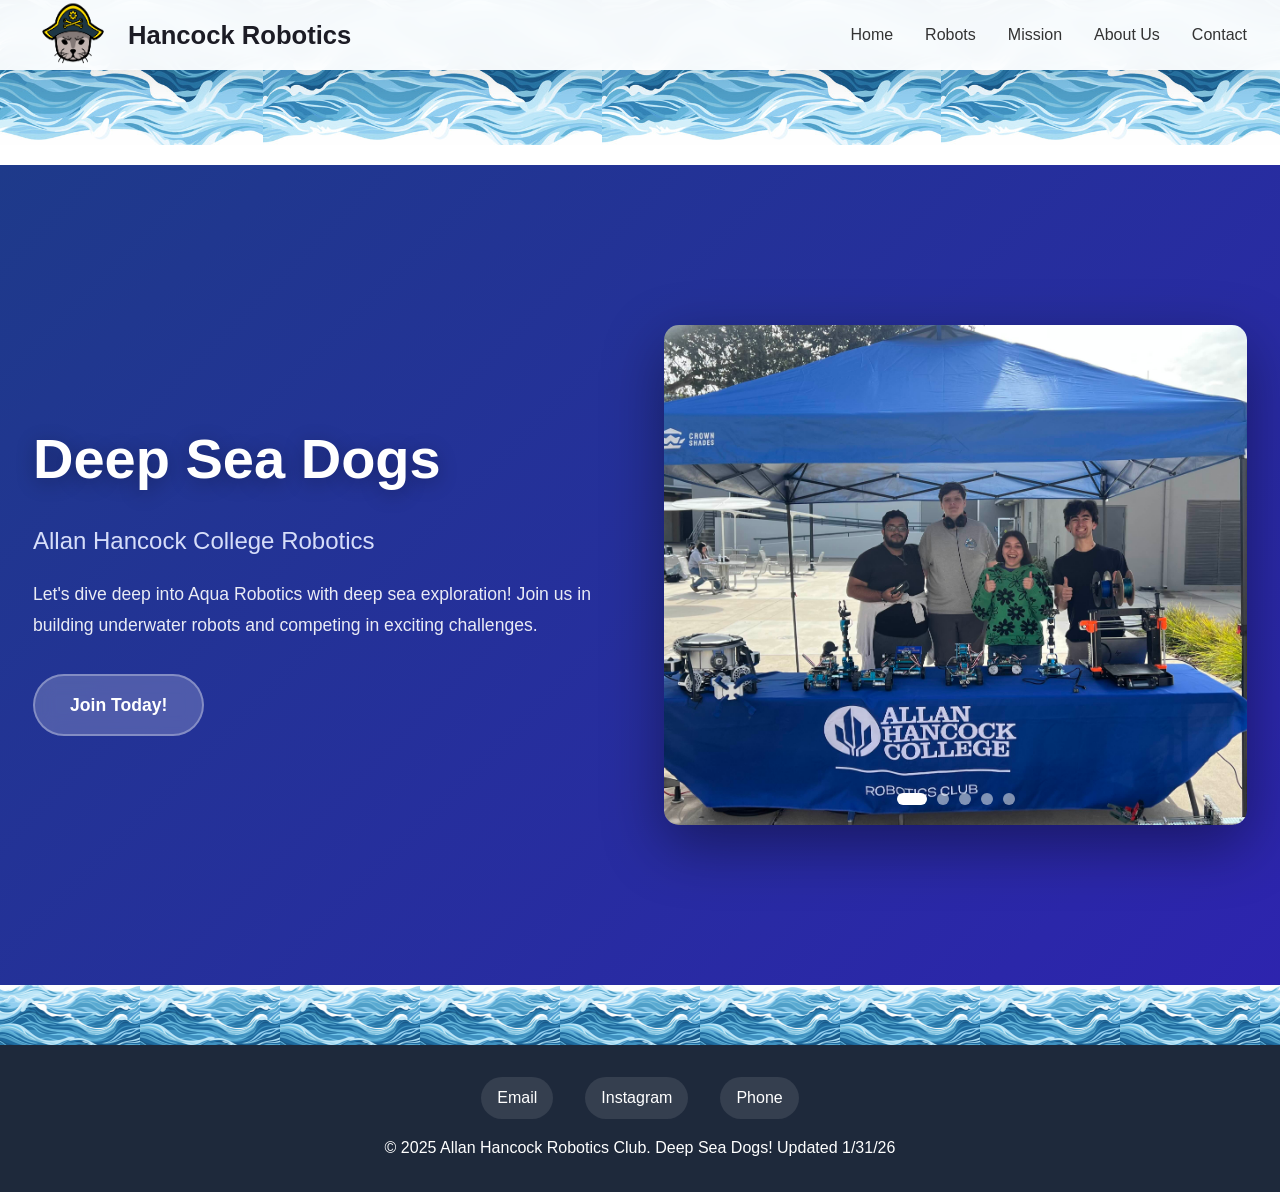
<file: index.html>
<!DOCTYPE html>
<html lang="en">
<head>
    <meta charset="UTF-8">
    <meta name="viewport" content="width=device-width, initial-scale=1.0">
    <title>AHC Robotics</title>
    <link rel="stylesheet" href="style.css">
</head>
<body>
    <header>
        <nav class="container">
            <div class="logo-container">
                <img src="logo.png" alt="Deep Sea Dogs Logo" class="logo-img">
                <div class="logo">Hancock Robotics</div>
            </div>
            
            <ul class="nav-links">
                <li><a href="index.html">Home</a></li>
                <li><a href="robots.html">Robots</a></li>
                <li><a href="mission.html">Mission</a></li>
                <li><a href="about.html">About Us</a></li>
                <li><a href="contact.html">Contact</a></li>
            </ul>
        </nav>
    </header>

    <div class="border-top"></div>

    <main>
        <section id="home" class="hero">
            <div class="container">
                <div class="hero-content">
                    <div class="hero-text">
                        <h1>Deep Sea Dogs</h1>
                        <p class="subtitle">Allan Hancock College Robotics</p>
                        <p>Let's dive deep into Aqua Robotics with deep sea exploration! Join us in building underwater robots and competing in exciting challenges.</p>
                        <a href="registration-form.html" class="cta-button" target="_blank">Join Today!</a>
                    </div>
                    
                    <div class="slideshow-container">
                        <div class="slide slide-1 active"></div>
                        <div class="slide slide-2"></div>
                        <div class="slide slide-3"></div>
                        <div class="slide slide-4"></div>
                        <div class="slide slide-5"></div>
                        
                        <div class="dots-container">
                            <span class="dot active" onclick="currentSlide(0)"></span>
                            <span class="dot" onclick="currentSlide(1)"></span>
                            <span class="dot" onclick="currentSlide(2)"></span>
                            <span class="dot" onclick="currentSlide(3)"></span>
                            <span class="dot" onclick="currentSlide(4)"></span>
                        </div>
                    </div>
                </div>
            </div>
        </section>
    </main>

    <div class="border-bottom"></div>

    <footer id="contact">
        <div class="container">
            <div class="contact-links">
                <a href="contact.html">Email</a>
                <a href="https://www.instagram.com/deepseadogs/" target="_blank">Instagram</a>
                <a href="contact.html">Phone</a>
            </div>
            <p>&copy; 2025 Allan Hancock Robotics Club. Deep Sea Dogs! Updated 1/31/26</p>
        </div>
    </footer>

    <script>
        let currentSlideIndex = 0;
        const slides = document.querySelectorAll('.slide');
        const dots = document.querySelectorAll('.dot');

        function showSlide(index) {
            slides.forEach(slide => slide.classList.remove('active'));
            dots.forEach(dot => dot.classList.remove('active'));
            
            slides[index].classList.add('active');
            dots[index].classList.add('active');
        }

        function nextSlide() {
            currentSlideIndex = (currentSlideIndex + 1) % slides.length;
            showSlide(currentSlideIndex);
        }

        function currentSlide(index) {
            currentSlideIndex = index;
            showSlide(currentSlideIndex);
        }

        // Auto-advance slides every 4 seconds
        setInterval(nextSlide, 4000);

        // Header scroll effect
        window.addEventListener('scroll', () => {
            const header = document.querySelector('header');
            if (window.scrollY > 50) {
                header.style.boxShadow = '0 8px 32px rgba(0, 0, 0, 0.15)';
            } else {
                header.style.boxShadow = '0 8px 32px rgba(0, 0, 0, 0.1)';
            }
        });
    </script>
</body>
</html>
</file>
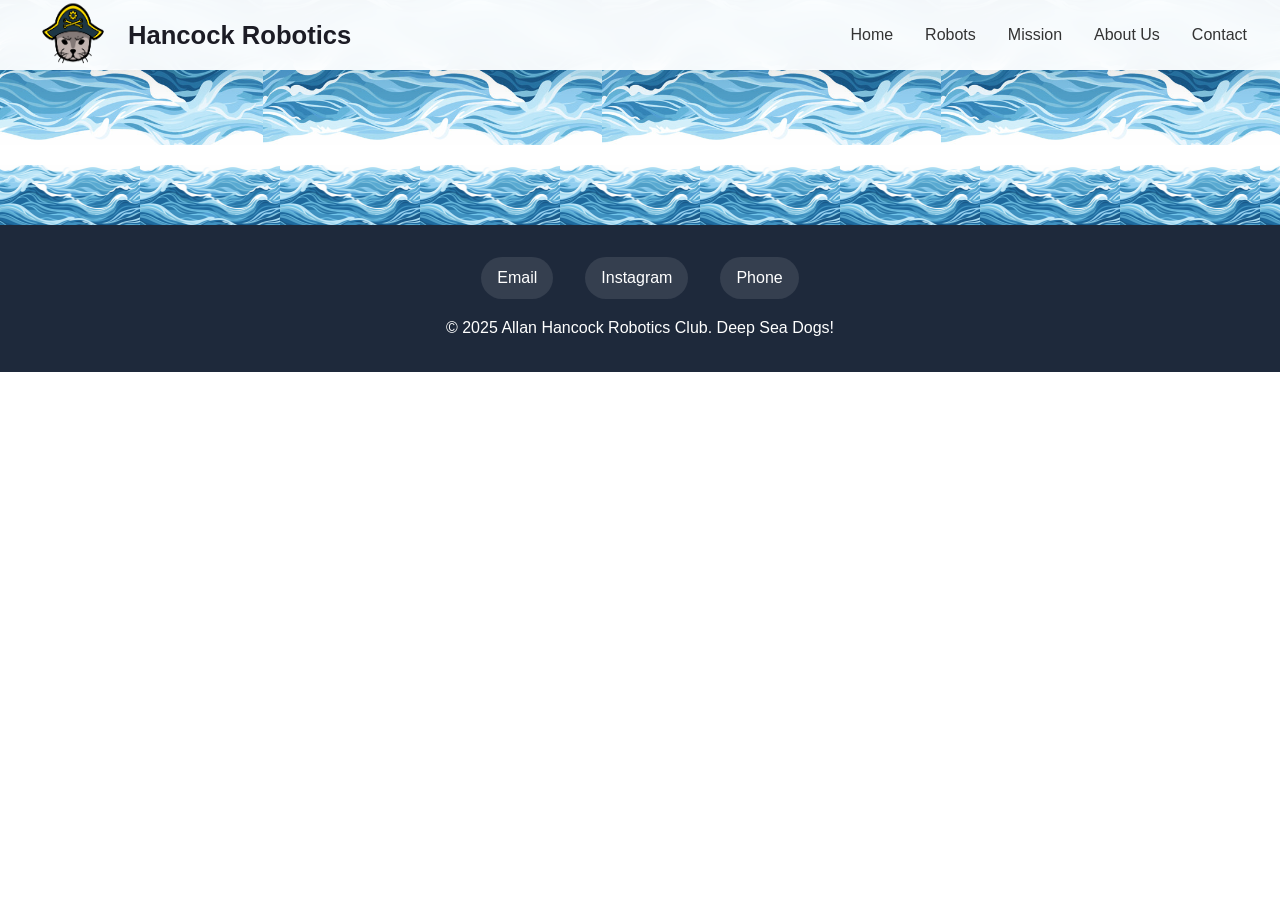
<file: about.html>
<!DOCTYPE html>
<html lang="en">
<head>
    <meta charset="UTF-8">
    <meta name="viewport" content="width=device-width, initial-scale=1.0">
    <title>AHC Robotics</title>
    <link rel="stylesheet" href="style.css">
</head>
<body>
    <header>
        <nav class="container">
            <div class="logo-container">
                <img src="logo.png" alt="Deep Sea Dogs Logo" class="logo-img">
                <div class="logo">Hancock Robotics</div>
            </div>
            
            <ul class="nav-links">
                <li><a href="index.html">Home</a></li>
                <li><a href="robots.html">Robots</a></li>
                <li><a href="mission.html">Mission</a></li>
                <li><a href="about.html">About Us</a></li>
                <li><a href="contact.html">Contact</a></li>
            </ul>
        </nav>
    </header>

    <div class="border-top"></div>

    <main></main>

    <div class="border-bottom"></div>

    <footer id="contact">
        <div class="container">
            <div class="contact-links">
                <a href="contact.html">Email</a>
                <a href="https://www.instagram.com/deepseadogs/" target="_blank">Instagram</a>
                <a href="contact.html">Phone</a>
            </div>
            <p>&copy; 2025 Allan Hancock Robotics Club. Deep Sea Dogs!</p>
        </div>
    </footer>

    <script>
        let currentSlideIndex = 0;
        const slides = document.querySelectorAll('.slide');
        const dots = document.querySelectorAll('.dot');

        function showSlide(index) {
            slides.forEach(slide => slide.classList.remove('active'));
            dots.forEach(dot => dot.classList.remove('active'));
            
            slides[index].classList.add('active');
            dots[index].classList.add('active');
        }

        function nextSlide() {
            currentSlideIndex = (currentSlideIndex + 1) % slides.length;
            showSlide(currentSlideIndex);
        }

        function currentSlide(index) {
            currentSlideIndex = index;
            showSlide(currentSlideIndex);
        }

        // Auto-advance slides every 4 seconds
        setInterval(nextSlide, 4000);

        // Header scroll effect
        window.addEventListener('scroll', () => {
            const header = document.querySelector('header');
            if (window.scrollY > 50) {
                header.style.boxShadow = '0 8px 32px rgba(0, 0, 0, 0.15)';
            } else {
                header.style.boxShadow = '0 8px 32px rgba(0, 0, 0, 0.1)';
            }
        });
    </script>
</body>
</html>
</file>
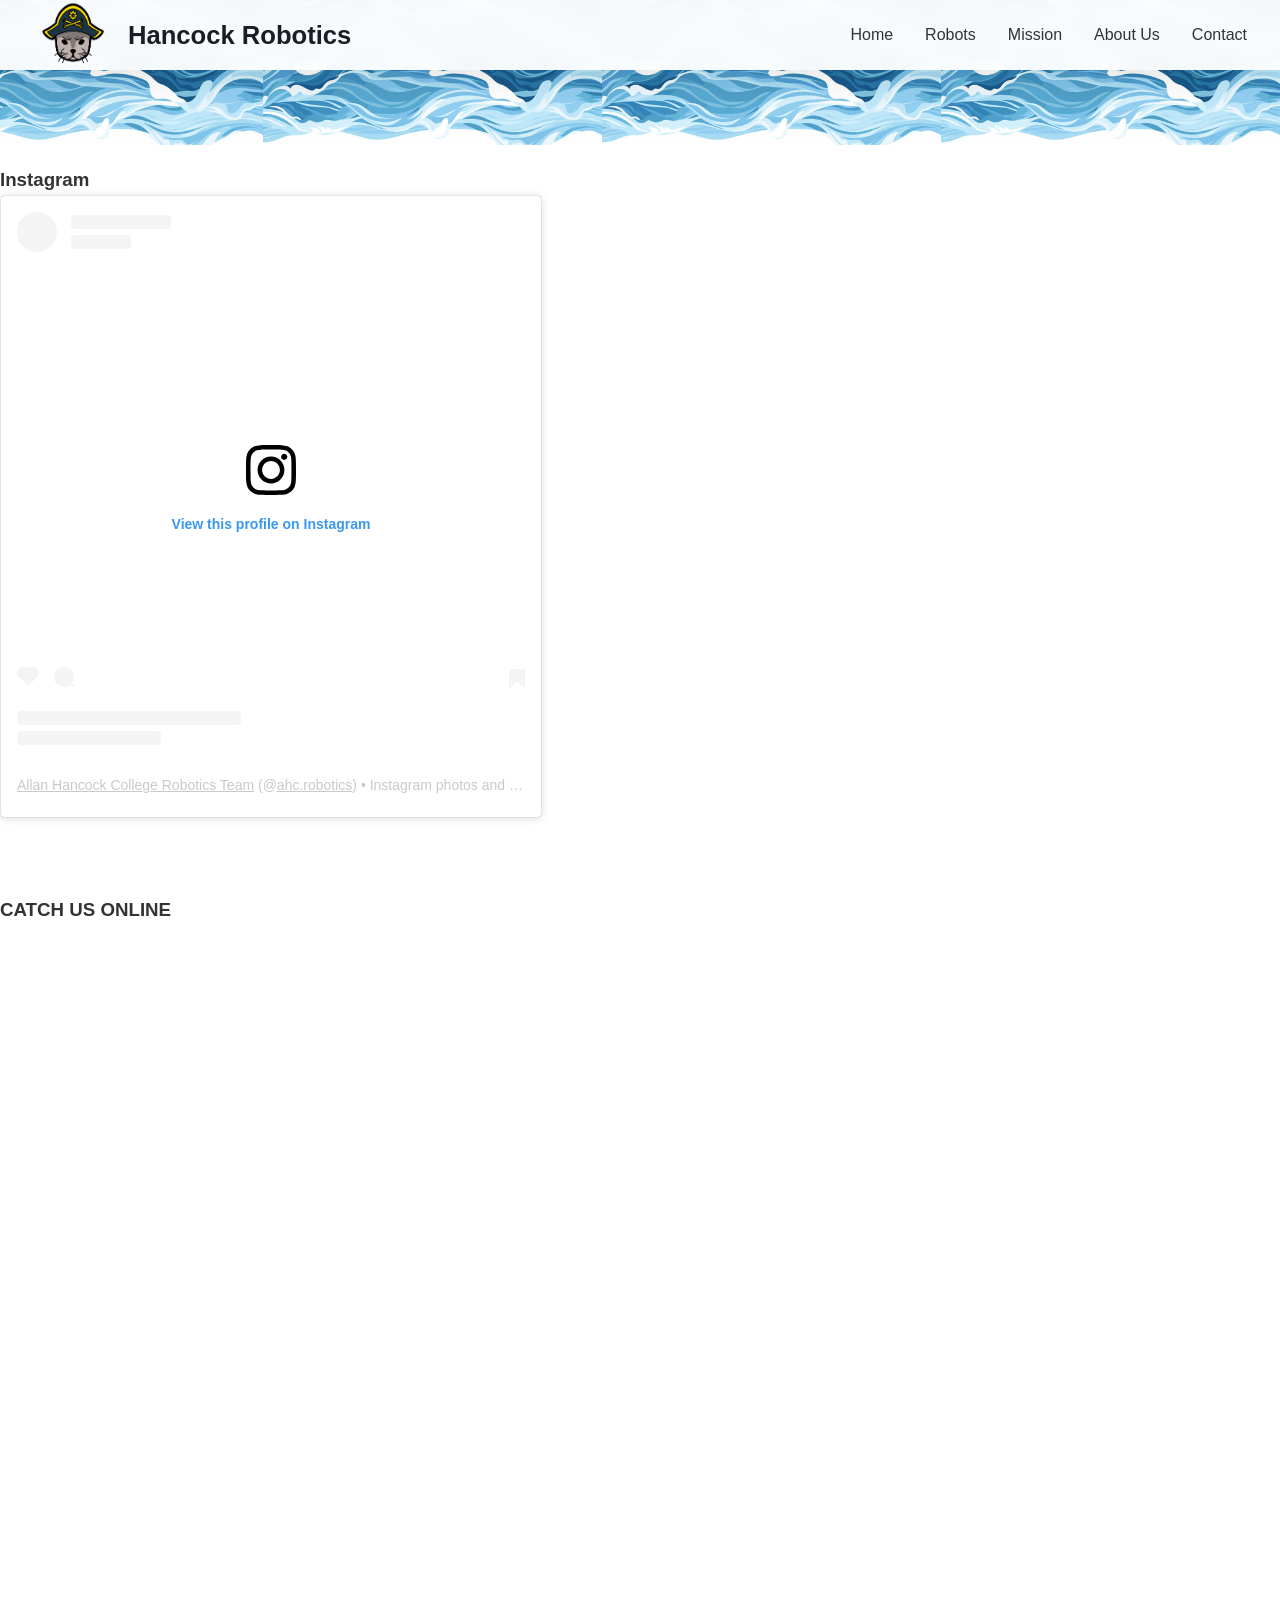
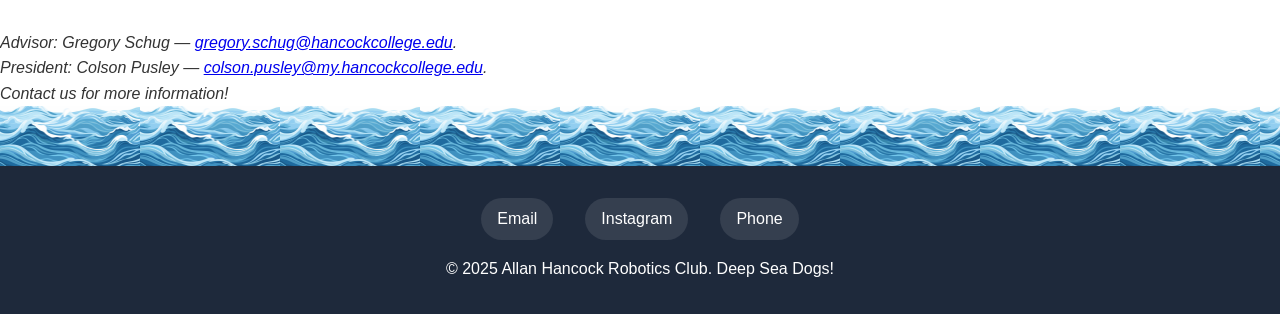
<file: contact.html>
<!DOCTYPE html>
<html lang="en">
<head>
    <meta charset="UTF-8">
    <meta name="viewport" content="width=device-width, initial-scale=1.0">
    <title>AHC Robotics</title>
    <link rel="stylesheet" href="style.css">
</head>
<body>
    <header>
        <nav class="container">
            <div class="logo-container">
                <img src="logo.png" alt="Deep Sea Dogs Logo" class="logo-img">
                <div class="logo">Hancock Robotics</div>
            </div>
            
            <ul class="nav-links">
                <li><a href="index.html">Home</a></li>
                <li><a href="robots.html">Robots</a></li>
                <li><a href="mission.html">Mission</a></li>
                <li><a href="about.html">About Us</a></li>
                <li><a href="contact.html">Contact</a></li>
            </ul>
        </nav>
    </header>

    <div class="border-top"></div>

    <main>

    <section class="contact-info">

    <div class="info-grid">

      <div class="info-block">

        <h3>Instagram</h3>

        <p>
         <blockquote class="instagram-media" data-instgrm-permalink="https://www.instagram.com/ahc.robotics/?utm_source=ig_embed&amp;utm_campaign=loading" data-instgrm-version="14" style=" background:#FFF; border:0; border-radius:3px; box-shadow:0 0 1px 0 rgba(0,0,0,0.5),0 1px 10px 0 rgba(0,0,0,0.15); margin: 1px; max-width:540px; min-width:326px; padding:0; width:99.375%; width:-webkit-calc(100% - 2px); width:calc(100% - 2px);"><div style="padding:16px;"> <a href="https://www.instagram.com/ahc.robotics/?utm_source=ig_embed&amp;utm_campaign=loading" style=" background:#FFFFFF; line-height:0; padding:0 0; text-align:center; text-decoration:none; width:100%;" target="_blank"> <div style=" display: flex; flex-direction: row; align-items: center;"> <div style="background-color: #F4F4F4; border-radius: 50%; flex-grow: 0; height: 40px; margin-right: 14px; width: 40px;"></div> <div style="display: flex; flex-direction: column; flex-grow: 1; justify-content: center;"> <div style=" background-color: #F4F4F4; border-radius: 4px; flex-grow: 0; height: 14px; margin-bottom: 6px; width: 100px;"></div> <div style=" background-color: #F4F4F4; border-radius: 4px; flex-grow: 0; height: 14px; width: 60px;"></div></div></div><div style="padding: 19% 0;"></div> <div style="display:block; height:50px; margin:0 auto 12px; width:50px;"><svg width="50px" height="50px" viewBox="0 0 60 60" version="1.1" xmlns="https://www.w3.org/2000/svg" xmlns:xlink="https://www.w3.org/1999/xlink"><g stroke="none" stroke-width="1" fill="none" fill-rule="evenodd"><g transform="translate(-511.000000, -20.000000)" fill="#000000"><g><path d="M556.869,30.41 C554.814,30.41 553.148,32.076 553.148,34.131 C553.148,36.186 554.814,37.852 556.869,37.852 C558.924,37.852 560.59,36.186 560.59,34.131 C560.59,32.076 558.924,30.41 556.869,30.41 M541,60.657 C535.114,60.657 530.342,55.887 530.342,50 C530.342,44.114 535.114,39.342 541,39.342 C546.887,39.342 551.658,44.114 551.658,50 C551.658,55.887 546.887,60.657 541,60.657 M541,33.886 C532.1,33.886 524.886,41.1 524.886,50 C524.886,58.899 532.1,66.113 541,66.113 C549.9,66.113 557.115,58.899 557.115,50 C557.115,41.1 549.9,33.886 541,33.886 M565.378,62.101 C565.244,65.022 564.756,66.606 564.346,67.663 C563.803,69.06 563.154,70.057 562.106,71.106 C561.058,72.155 560.06,72.803 558.662,73.347 C557.607,73.757 556.021,74.244 553.102,74.378 C549.944,74.521 548.997,74.552 541,74.552 C533.003,74.552 532.056,74.521 528.898,74.378 C525.979,74.244 524.393,73.757 523.338,73.347 C521.94,72.803 520.942,72.155 519.894,71.106 C518.846,70.057 518.197,69.06 517.654,67.663 C517.244,66.606 516.755,65.022 516.623,62.101 C516.479,58.943 516.448,57.996 516.448,50 C516.448,42.003 516.479,41.056 516.623,37.899 C516.755,34.978 517.244,33.391 517.654,32.338 C518.197,30.938 518.846,29.942 519.894,28.894 C520.942,27.846 521.94,27.196 523.338,26.654 C524.393,26.244 525.979,25.756 528.898,25.623 C532.057,25.479 533.004,25.448 541,25.448 C548.997,25.448 549.943,25.479 553.102,25.623 C556.021,25.756 557.607,26.244 558.662,26.654 C560.06,27.196 561.058,27.846 562.106,28.894 C563.154,29.942 563.803,30.938 564.346,32.338 C564.756,33.391 565.244,34.978 565.378,37.899 C565.522,41.056 565.552,42.003 565.552,50 C565.552,57.996 565.522,58.943 565.378,62.101 M570.82,37.631 C570.674,34.438 570.167,32.258 569.425,30.349 C568.659,28.377 567.633,26.702 565.965,25.035 C564.297,23.368 562.623,22.342 560.652,21.575 C558.743,20.834 556.562,20.326 553.369,20.18 C550.169,20.033 549.148,20 541,20 C532.853,20 531.831,20.033 528.631,20.18 C525.438,20.326 523.257,20.834 521.349,21.575 C519.376,22.342 517.703,23.368 516.035,25.035 C514.368,26.702 513.342,28.377 512.574,30.349 C511.834,32.258 511.326,34.438 511.181,37.631 C511.035,40.831 511,41.851 511,50 C511,58.147 511.035,59.17 511.181,62.369 C511.326,65.562 511.834,67.743 512.574,69.651 C513.342,71.625 514.368,73.296 516.035,74.965 C517.703,76.634 519.376,77.658 521.349,78.425 C523.257,79.167 525.438,79.673 528.631,79.82 C531.831,79.965 532.853,80.001 541,80.001 C549.148,80.001 550.169,79.965 553.369,79.82 C556.562,79.673 558.743,79.167 560.652,78.425 C562.623,77.658 564.297,76.634 565.965,74.965 C567.633,73.296 568.659,71.625 569.425,69.651 C570.167,67.743 570.674,65.562 570.82,62.369 C570.966,59.17 571,58.147 571,50 C571,41.851 570.966,40.831 570.82,37.631"></path></g></g></g></svg></div><div style="padding-top: 8px;"> <div style=" color:#3897f0; font-family:Arial,sans-serif; font-size:14px; font-style:normal; font-weight:550; line-height:18px;">View this profile on Instagram</div></div><div style="padding: 12.5% 0;"></div> <div style="display: flex; flex-direction: row; margin-bottom: 14px; align-items: center;"><div> <div style="background-color: #F4F4F4; border-radius: 50%; height: 12.5px; width: 12.5px; transform: translateX(0px) translateY(7px);"></div> <div style="background-color: #F4F4F4; height: 12.5px; transform: rotate(-45deg) translateX(3px) translateY(1px); width: 12.5px; flex-grow: 0; margin-right: 14px; margin-left: 2px;"></div> <div style="background-color: #F4F4F4; border-radius: 50%; height: 12.5px; width: 12.5px; transform: translateX(9px) translateY(-18px);"></div></div><div style="margin-left: 8px;"> <div style=" background-color: #F4F4F4; border-radius: 50%; flex-grow: 0; height: 20px; width: 20px;"></div> <div style=" width: 0; height: 0; border-top: 2px solid transparent; border-left: 6px solid #f4f4f4; border-bottom: 2px solid transparent; transform: translateX(16px) translateY(-4px) rotate(30deg)"></div></div><div style="margin-left: auto;"> <div style=" width: 0px; border-top: 8px solid #F4F4F4; border-right: 8px solid transparent; transform: translateY(16px);"></div> <div style=" background-color: #F4F4F4; flex-grow: 0; height: 12px; width: 16px; transform: translateY(-4px);"></div> <div style=" width: 0; height: 0; border-top: 8px solid #F4F4F4; border-left: 8px solid transparent; transform: translateY(-4px) translateX(8px);"></div></div></div> <div style="display: flex; flex-direction: column; flex-grow: 1; justify-content: center; margin-bottom: 24px;"> <div style=" background-color: #F4F4F4; border-radius: 4px; flex-grow: 0; height: 14px; margin-bottom: 6px; width: 224px;"></div> <div style=" background-color: #F4F4F4; border-radius: 4px; flex-grow: 0; height: 14px; width: 144px;"></div></div></a><p style=" color:#c9c8cd; font-family:Arial,sans-serif; font-size:14px; line-height:17px; margin-bottom:0; margin-top:8px; overflow:hidden; padding:8px 0 7px; text-align:center; text-overflow:ellipsis; white-space:nowrap;"><a href="https://www.instagram.com/ahc.robotics/?utm_source=ig_embed&amp;utm_campaign=loading" style=" color:#c9c8cd; font-family:Arial,sans-serif; font-size:14px; font-style:normal; font-weight:normal; line-height:17px;" target="_blank">Allan Hancock College Robotics Team</a> (@<a href="https://www.instagram.com/ahc.robotics/?utm_source=ig_embed&amp;utm_campaign=loading" style=" color:#c9c8cd; font-family:Arial,sans-serif; font-size:14px; font-style:normal; font-weight:normal; line-height:17px;" target="_blank">ahc.robotics</a>) • Instagram photos and videos</p></div></blockquote>
        <script async src="//www.instagram.com/embed.js"></script>
          <br>
          <br>
          <br>
        </p>

      </div>

    <div class="info-block">

        <h3>CATCH US ONLINE</h3>

        <p>
         <iframe
            src="https://discord.com/widget?id=1047656233408151634&theme=dark"
            width="550"
            height="620"
            allowtransparency="true"
            frameborder="0"
            sandbox="allow-popups allow-popups-to-escape-sandbox allow-same-origin allow-scripts">
         </iframe>
        <p/>
        <br>
        <br>
        <br>
    </div>
<p>
    <address>
        Advisor: Gregory Schug — <a href="gregory.schug@hancockcollege.edu">gregory.schug@hancockcollege.edu</a>.<br>
        President: Colson Pusley — <a href="colson.pusley@my.hancockcollege.edu">colson.pusley@my.hancockcollege.edu</a>.<br>
        Contact us for more information!<br>
    </address>
<p/>

</div>
</section>
        
    </main>

    <div class="border-bottom"></div>

    <footer id="contact">
        <div class="container">
            <div class="contact-links">
                <a href="contact.html">Email</a>
                <a href="https://www.instagram.com/deepseadogs/" target="_blank">Instagram</a>
                <a href="contact.html">Phone</a>
            </div>
            <p>&copy; 2025 Allan Hancock Robotics Club. Deep Sea Dogs!</p>
        </div>
    </footer>

    <script>
        let currentSlideIndex = 0;
        const slides = document.querySelectorAll('.slide');
        const dots = document.querySelectorAll('.dot');

        function showSlide(index) {
            slides.forEach(slide => slide.classList.remove('active'));
            dots.forEach(dot => dot.classList.remove('active'));
            
            slides[index].classList.add('active');
            dots[index].classList.add('active');
        }

        function nextSlide() {
            currentSlideIndex = (currentSlideIndex + 1) % slides.length;
            showSlide(currentSlideIndex);
        }

        function currentSlide(index) {
            currentSlideIndex = index;
            showSlide(currentSlideIndex);
        }

        // Auto-advance slides every 4 seconds
        setInterval(nextSlide, 4000);

        // Header scroll effect
        window.addEventListener('scroll', () => {
            const header = document.querySelector('header');
            if (window.scrollY > 50) {
                header.style.boxShadow = '0 8px 32px rgba(0, 0, 0, 0.15)';
            } else {
                header.style.boxShadow = '0 8px 32px rgba(0, 0, 0, 0.1)';
            }
        });
    </script>
</body>

</html>
</file>
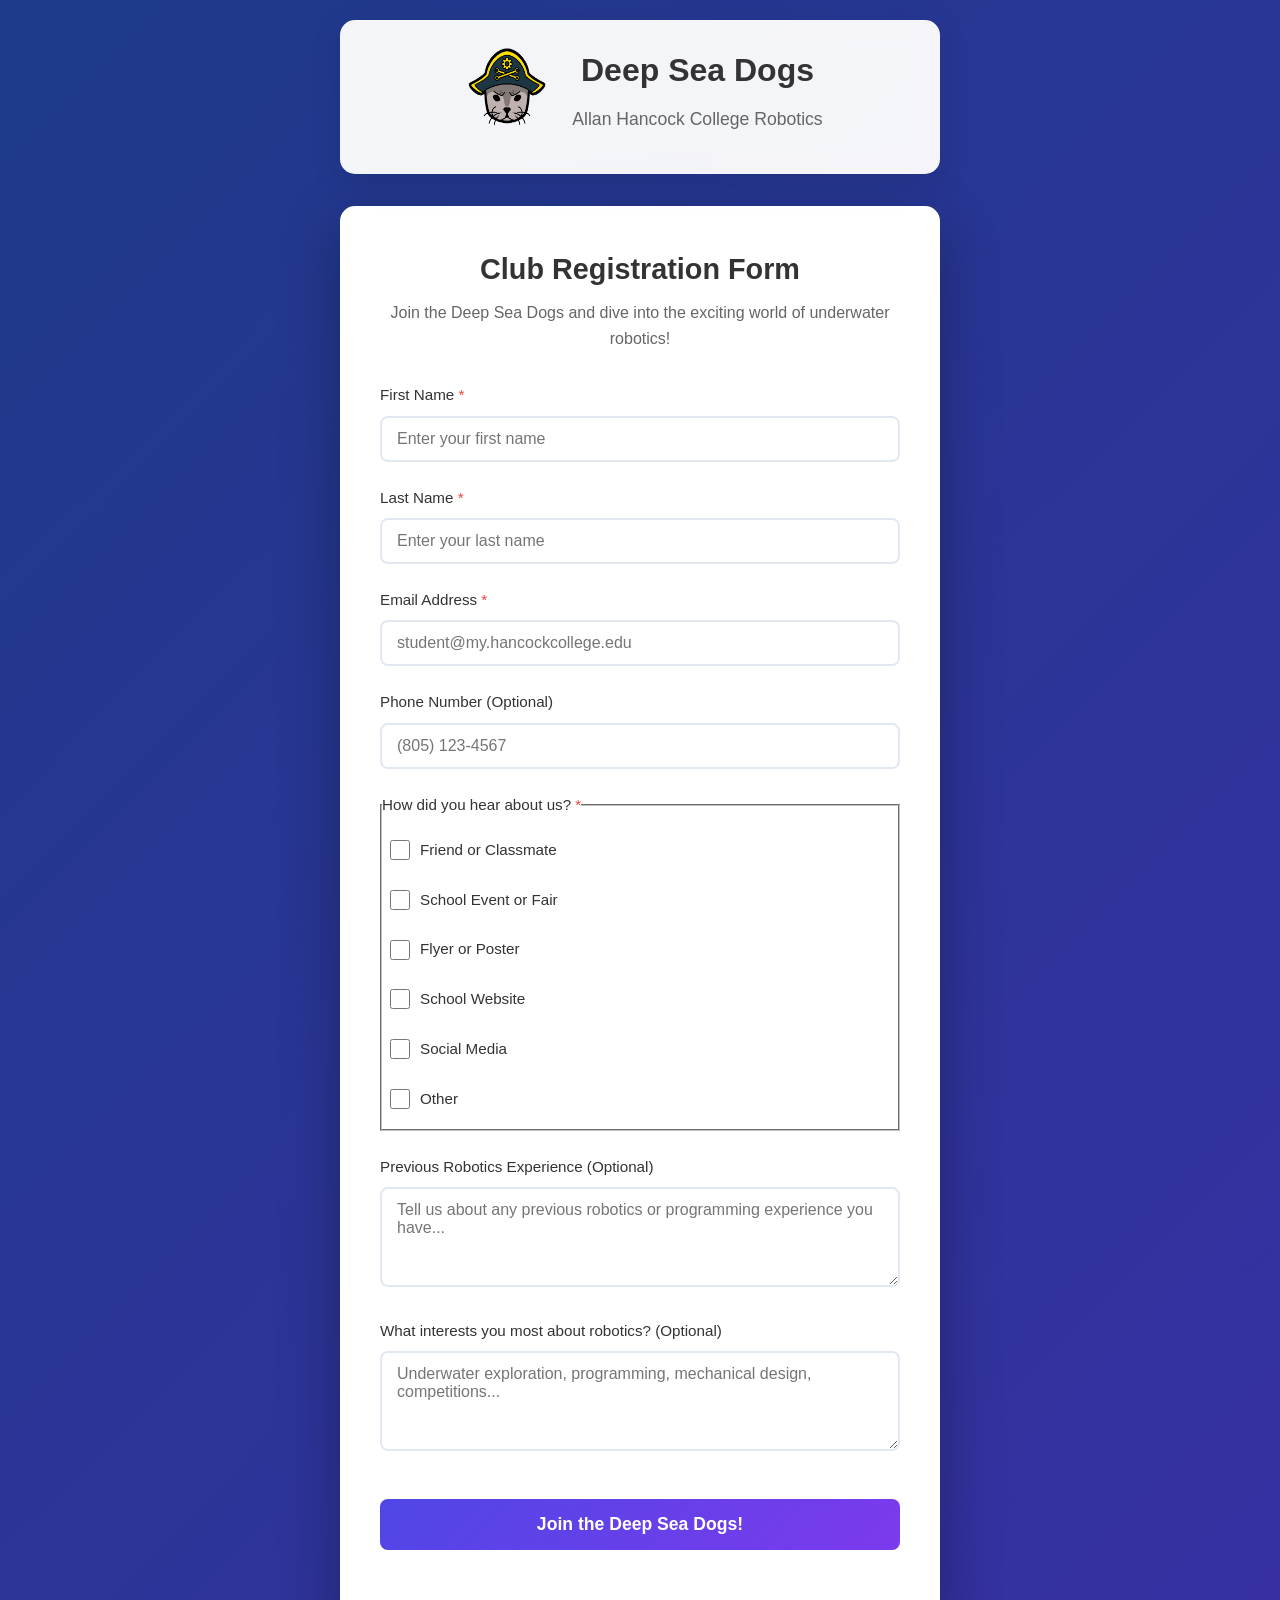
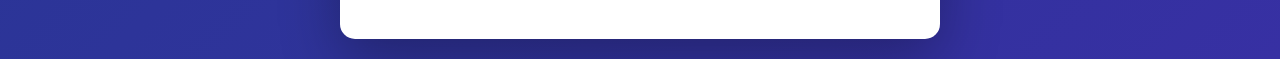
<file: registration-form.html>
<!DOCTYPE html>
<html lang="en">
<head>
    <meta charset="UTF-8">
    <meta name="viewport" content="width=device-width, initial-scale=1.0">
    <title>Join AHC Robotics - Registration Form</title>
    <link rel="stylesheet" href="form.css">
</head>
<body>
    <div class="container">
        <header>
            <div class="logo-container">
                <img src="logo.png" alt="Deep Sea Dogs Logo" class="logo-img">
                <div>
                    <h1>Deep Sea Dogs</h1>
                    <p class="subtitle">Allan Hancock College Robotics</p>
                </div>
            </div>
        </header>
        
        <div class="form-container">
            <div id="successMessage" class="success-message">
                Thank you for joining! We'll contact you soon with more information.
            </div>
            
            <h2 class="form-title">Club Registration Form</h2>
            <p class="form-description">
                Join the Deep Sea Dogs and dive into the exciting world of underwater robotics!
            </p>
            
            <form id="registrationForm">
                <div class="form-group">
                    <label for="firstName">First Name <span class="required">*</span></label>
                    <input type="text" id="firstName" name="firstName" placeholder="Enter your first name" required>
                </div>
                
                <div class="form-group">
                    <label for="lastName">Last Name <span class="required">*</span></label>
                    <input type="text" id="lastName" name="lastName" placeholder="Enter your last name" required>
                </div>
                
                <div class="form-group">
                    <label for="email">Email Address <span class="required">*</span></label>
                    <input type="email" id="email" name="email" placeholder="student@my.hancockcollege.edu" required>
                </div>
                
                <div class="form-group">
                    <label for="phone">Phone Number (Optional)</label>
                    <input type="tel" id="phone" name="phone" placeholder="(805) 123-4567">
                </div>
                
                <fieldset class="checkbox-group">
                    <legend>How did you hear about us? <span class="required">*</span></legend>
                    <div class="checkbox-item">
                        <input type="checkbox" id="friend" name="source" value="friend">
                        <label for="friend">Friend or Classmate</label>
                    </div>
                    <div class="checkbox-item">
                        <input type="checkbox" id="event" name="source" value="event">
                        <label for="event">School Event or Fair</label>
                    </div>
                    <div class="checkbox-item">
                        <input type="checkbox" id="flyer" name="source" value="flyer">
                        <label for="flyer">Flyer or Poster</label>
                    </div>
                    <div class="checkbox-item">
                        <input type="checkbox" id="website" name="source" value="website">
                        <label for="website">School Website</label>
                    </div>
                    <div class="checkbox-item">
                        <input type="checkbox" id="social" name="source" value="social">
                        <label for="social">Social Media</label>
                    </div>
                    <div class="checkbox-item">
                        <input type="checkbox" id="other" name="source" value="other">
                        <label for="other">Other</label>
                    </div>
                </fieldset>
                
                <div class="form-group">
                    <label for="experience">Previous Robotics Experience (Optional)</label>
                    <textarea id="experience" name="experience" placeholder="Tell us about any previous robotics or programming experience you have..."></textarea>
                </div>
                
                <div class="form-group">
                    <label for="interests">What interests you most about robotics? (Optional)</label>
                    <textarea id="interests" name="interests" placeholder="Underwater exploration, programming, mechanical design, competitions..."></textarea>
                </div>
                
                <button type="submit" class="submit-button">Join the Deep Sea Dogs!</button>
            </form>
            
            <a href="index.html" class="back-link">← Back to Home</a>
        </div>
    </div>
    
    <script>
        const form = document.getElementById('registrationForm');
        const successMessage = document.getElementById('successMessage');
        
        form.addEventListener('submit', function(e) {
            e.preventDefault();
            
            // Check if at least one checkbox is selected
            const checkboxes = document.querySelectorAll('input[name="source"]');
            const isChecked = Array.from(checkboxes).some(checkbox => checkbox.checked);
            
            if (!isChecked) {
                alert('Please select at least one option for how you heard about us.');
                return;
            }
            
            // Show success message
            successMessage.classList.add('show');
            
            // Scroll to top to see message
            window.scrollTo({ top: 0, behavior: 'smooth' });
            
            // Reset form after a delay
            setTimeout(() => {
                form.reset();
                setTimeout(() => {
                    successMessage.classList.remove('show');
                }, 3000);
            }, 1000);
            
            // In a real application, you would send this data to a server
            // For example:
            // const formData = new FormData(form);
            // fetch('submit-registration.php', { method: 'POST', body: formData });
        });
    </script>
</body>
</html>
</file>
<file: style.css>
* {
            margin: 0;
            padding: 0;
            box-sizing: border-box;
        }
        
        body {
            font-family: 'Inter', -apple-system, BlinkMacSystemFont, sans-serif;
            line-height: 1.6;
            color: #333;
            min-height: 100vh;
        }
        
        .container {
            max-width: 1254px;
            margin: 0 auto;
            padding: 0 20px;
        }
        
        header {
            background: rgba(255, 255, 255, 0.95);
            backdrop-filter: blur(10px);
            box-shadow: 0 8px 32px rgba(0, 0, 0, 0.1);
            position: fixed;
            width: 100%;
            top: 0;
            z-index: 1500;
            transition: all 0.3s ease;
        }
        
        nav {
            display: flex;
            justify-content: space-between;
            align-items: center;
            padding: 1rem 0;
        }
        
        .logo-container {
            display: flex;
            align-items: center;
            gap: 15px;
        }
        
        .logo {
            font-size: 1.6rem;
            font-weight: 600;
            color: #1c1c25;
        }
        
        .logo-img {
            width: 80px;
            height: 70px;
        }
        
        .nav-links {
            display: flex;
            list-style: none;
            gap: 2rem;
        }
        
        .nav-links a {
            text-decoration: none;
            color: #333;
            font-weight: 500;
            transition: all 0.3s ease;
            position: relative;
        }
        
        .nav-links a:hover {
            color: #1940ad;
        }
        
        .nav-links a::after {
            content: '';
            position: absolute;
            width: 0;
            height: 2px;
            bottom: -5px;
            left: 0;
            background: linear-gradient(135deg, #1940ad, #ffffff);
            transition: width 0.3s ease;
        }
        
        .nav-links a:hover::after {
            width: 100%;
        }
        
        main {
            margin-top: 20px;
        }
        
        .border-top {
            width: 100%;
            height: 145px;
            background-image: url("border.jpg");
            background-size: contain;
            background-repeat: repeat-x;
            background-position: fill;
             transform: rotate(180deg);
        }
        
        .border-bottom {
            width: 100%;
            height: 60px;
            background-image: url("border.jpg");
            background-size: contain;
            background-repeat: repeat-x;
            background-position: fill;
        }
        
        .hero {
            min-height: calc(100vh - 80px);
            display: flex;
            align-items: center;
            background: linear-gradient(135deg, #1e3a8a 0%, #2d24ae 100%);
        }
        
        .hero-content {
            display: grid;
            grid-template-columns: 1fr 1fr;
            gap: 3rem;
            align-items: center;
            width: 100%;
        }
        
        .hero-text {
            color: white;
        }
        
        .hero-text h1 {
            font-size: 3.5rem;
            margin-bottom: 1rem;
            font-weight: 700;
            text-shadow: 0 4px 20px rgba(0, 0, 0, 0.3);
        }
        
        .hero-text .subtitle {
            font-size: 1.5rem;
            margin-bottom: 1rem;
            opacity: 0.95;
            color: #e0e7ff;
        }
        
        .hero-text p {
            font-size: 1.1rem;
            margin-bottom: 2rem;
            opacity: 0.9;
            line-height: 1.8;
        }
        
        .cta-button {
            display: inline-block;
            background: rgba(255, 255, 255, 0.2);
            color: white;
            padding: 15px 35px;
            border-radius: 50px;
            text-decoration: none;
            font-weight: 600;
            font-size: 1.1rem;
            transition: all 0.3s ease;
            backdrop-filter: blur(10px);
            border: 2px solid rgba(255, 255, 255, 0.3);
        }
        
        .cta-button:hover {
            background: rgba(255, 255, 255, 0.3);
            transform: translateY(-3px);
            box-shadow: 0 10px 30px rgba(0, 0, 0, 0.3);
        }
        
        .slideshow-container {
            position: relative;
            width: 100%;
            height: 500px;
            border-radius: 15px;
            overflow: hidden;
            box-shadow: 0 20px 60px rgba(0, 0, 0, 0.4);
        }
        
        .slide {
            position: absolute;
            width: 100%;
            height: 100%;
            opacity: 0;
            transition: opacity 1s ease-in-out;
            background-size: cover;
            background-position: center;
        }
        
        .slide.active {
            opacity: 1;
        }
        
        .slide-1 {
            background-image: url("event2.jpg");
        }
        
        .slide-2 {
            background-image: url("event1.jpg");
        }
        
        .slide-3 {
            background-image: url("teampic.jpg");
        }

        .slide-4 {
            background-image: url("colson.png");
        }

        .slide-5 {
            background-image: url("party.jpg");
        }
        
        .dots-container {
            position: absolute;
            bottom: 20px;
            left: 50%;
            transform: translateX(-50%);
            display: flex;
            gap: 10px;
        }
        
        .dot {
            width: 12px;
            height: 12px;
            border-radius: 50%;
            background: rgba(255, 255, 255, 0.5);
            cursor: pointer;
            transition: all 0.3s ease;
        }
        
        .dot.active {
            background: white;
            width: 30px;
            border-radius: 6px;
        }
        
        footer {
            background: #1e293b;
            color: white;
            text-align: center;
            padding: 2rem 0;
        }
        
        .contact-links {
            display: flex;
            justify-content: center;
            gap: 2rem;
            margin-bottom: 1rem;
            flex-wrap: wrap;
        }
        
        .contact-links a {
            color: white;
            text-decoration: none;
            font-weight: 500;
            transition: all 0.3s ease;
            padding: 0.5rem 1rem;
            border-radius: 25px;
            background: rgba(255, 255, 255, 0.1);
        }
        
        .contact-links a:hover {
            background: rgba(255, 255, 255, 0.2);
            transform: translateY(-2px);
        }
        
        @media (max-width: 768px) {
            .nav-links {
                display: none;
            }
            
            .hero-content {
                grid-template-columns: 1fr;
                gap: 2rem;
            }
            
            .hero-text h1 {
                font-size: 2.5rem;
            }
            
            .slideshow-container {
                height: 300px;
            }
        }
</file>
<file: form.css>
* {
            margin: 0;
            padding: 0;
            box-sizing: border-box;
        }
        
        body {
            font-family: 'Inter', -apple-system, BlinkMacSystemFont, sans-serif;
            line-height: 1.6;
            color: #333;
            background: linear-gradient(135deg, #1e3a8a 0%, #3730a3 100%);
            min-height: 100vh;
            padding: 20px;
        }
        
        .container {
            max-width: 600px;
            margin: 0 auto;
        }
        
        header {
            background: rgba(255, 255, 255, 0.95);
            backdrop-filter: blur(10px);
            box-shadow: 0 8px 32px rgba(0, 0, 0, 0.1);
            border-radius: 15px;
            padding: 1.5rem;
            margin-bottom: 2rem;
            text-align: center;
        }
        
        .logo-container {
            display: flex;
            align-items: center;
            justify-content: center;
            gap: 15px;
            margin-bottom: 1rem;
        }
        
        .logo-img {
            width: 100px;
            height: 90px;
        }
        
        h1 {
            font-size: 2rem;
            color: #333;
            margin-bottom: 0.5rem;
        }
        
        .subtitle {
            color: #666;
            font-size: 1.1rem;
        }
        
        .form-container {
            background: white;
            border-radius: 15px;
            padding: 2.5rem;
            box-shadow: 0 20px 60px rgba(0, 0, 0, 0.3);
        }
        
        .form-title {
            font-size: 1.8rem;
            color: #333;
            margin-bottom: 0.5rem;
            text-align: center;
        }
        
        .form-description {
            text-align: center;
            color: #666;
            margin-bottom: 2rem;
            line-height: 1.6;
        }
        
        .form-group {
            margin-bottom: 1.5rem;
        }
        
        label {
            display: block;
            margin-bottom: 0.5rem;
            color: #333;
            font-weight: 500;
            font-size: 0.95rem;
        }
        
        input[type="text"],
        input[type="email"],
        input[type="tel"],
        textarea {
            width: 100%;
            padding: 12px 15px;
            border: 2px solid #e2e8f0;
            border-radius: 8px;
            font-size: 1rem;
            font-family: inherit;
            transition: all 0.3s ease;
        }
        
        input[type="text"]:focus,
        input[type="email"]:focus,
        input[type="tel"]:focus,
        textarea:focus {
            outline: none;
            border-color: #4f46e5;
            box-shadow: 0 0 0 3px rgba(79, 70, 229, 0.1);
        }
        
        textarea {
            resize: vertical;
            min-height: 100px;
        }
        
        .checkbox-group {
            margin-bottom: 1.5rem;
        }
        
        .checkbox-group legend {
            margin-bottom: 0.8rem;
            color: #333;
            font-weight: 500;
            font-size: 0.95rem;
        }
        
        .checkbox-item {
            display: flex;
            align-items: center;
            margin-bottom: 0.6rem;
            padding: 8px;
            border-radius: 6px;
            transition: background 0.2s ease;
        }
        
        .checkbox-item:hover {
            background: #f8fafc;
        }
        
        input[type="checkbox"] {
            width: 20px;
            height: 20px;
            margin-right: 10px;
            cursor: pointer;
            accent-color: #4f46e5;
        }
        
        .checkbox-item label {
            margin: 0;
            cursor: pointer;
            font-weight: normal;
        }
        
        .submit-button {
            width: 100%;
            padding: 15px;
            background: linear-gradient(135deg, #4f46e5, #7c3aed);
            color: white;
            border: none;
            border-radius: 8px;
            font-size: 1.1rem;
            font-weight: 600;
            cursor: pointer;
            transition: all 0.3s ease;
            margin-top: 1rem;
        }
        
        .submit-button:hover {
            transform: translateY(-2px);
            box-shadow: 0 10px 30px rgba(79, 70, 229, 0.3);
        }
        
        .submit-button:active {
            transform: translateY(0);
        }
        
        .back-link {
            display: block;
            text-align: center;
            margin-top: 1.5rem;
            color: white;
            text-decoration: none;
            font-weight: 500;
            transition: all 0.3s ease;
        }
        
        .back-link:hover {
            color: #e0e7ff;
        }
        
        .border-decoration {
            width: 100%;
            max-width: 600px;
            height: 120px;
            background-image: url('border.png');
            background-size: contain;
            background-repeat: repeat-x;
            background-position: center;
            margin: 2rem auto;
        }
        
        .required {
            color: #ef4444;
        }
        
        .success-message {
            display: none;
            background: #10b981;
            color: white;
            padding: 1rem;
            border-radius: 8px;
            text-align: center;
            margin-bottom: 1rem;
            animation: slideIn 0.3s ease;
        }
        
        .success-message.show {
            display: block;
        }
        
        @keyframes slideIn {
            from {
                opacity: 0;
                transform: translateY(-10px);
            }
            to {
                opacity: 1;
                transform: translateY(0);
            }
        }
        
        @media (max-width: 768px) {
            body {
                padding: 10px;
            }
            
            .form-container {
                padding: 1.5rem;
            }
            
            h1 {
                font-size: 1.5rem;
            }
            
            .form-title {
                font-size: 1.5rem;
            }
        }
</file>
